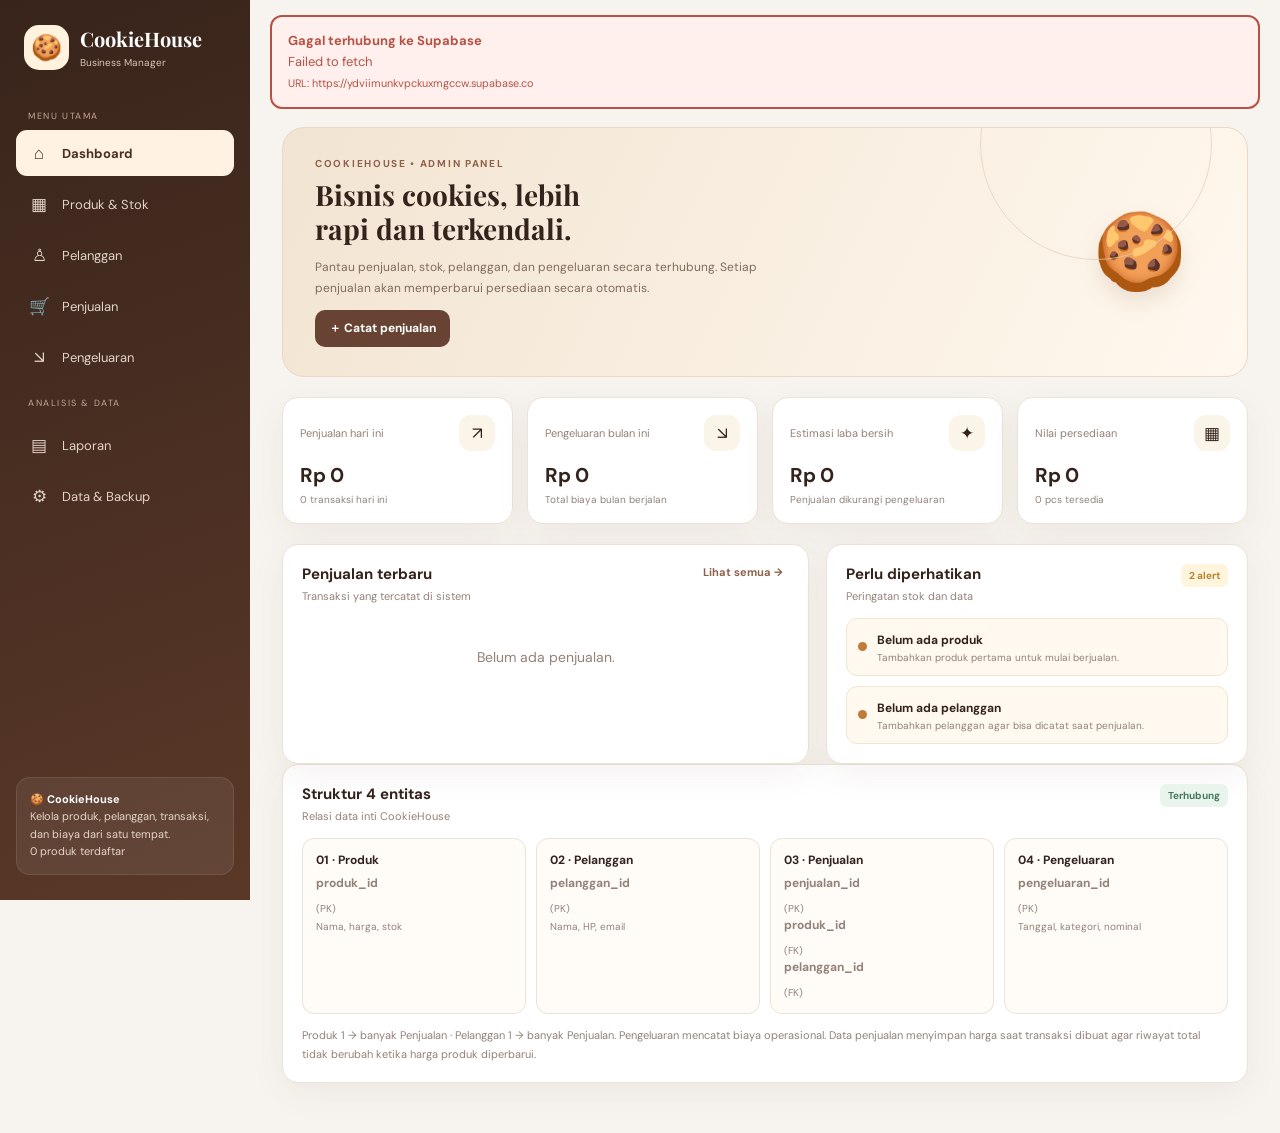
<file: index.html>
<!DOCTYPE html>
<html lang="id">
<head>
<meta charset="UTF-8"><meta name="viewport" content="width=device-width,initial-scale=1">
<title>CookieHouse | Business Manager</title>
<link rel="stylesheet" href="style.css">
</head>
<body>
<div class="layout">
<aside class="sidebar">
 <div class="brand"><div class="brand-icon">🍪</div><div class="brand-text"><h2>CookieHouse</h2><small>Business Manager</small></div></div>
 <div class="nav-label">MENU UTAMA</div>
 <nav class="nav">
  <button class="active" data-page="dashboard" onclick="showPage('dashboard',this)"><span>⌂</span><span class="navtext">Dashboard</span></button>
  <button data-page="produk" onclick="showPage('produk',this)"><span>▦</span><span class="navtext">Produk & Stok</span></button>
  <button data-page="pelanggan" onclick="showPage('pelanggan',this)"><span>♙</span><span class="navtext">Pelanggan</span></button>
  <button data-page="penjualan" onclick="showPage('penjualan',this)"><span>🛒</span><span class="navtext">Penjualan</span></button>
  <button data-page="pengeluaran" onclick="showPage('pengeluaran',this)"><span>↘</span><span class="navtext">Pengeluaran</span></button>
  <div class="nav-label">ANALISIS & DATA</div>
  <button data-page="laporan" onclick="showPage('laporan',this)"><span>▤</span><span class="navtext">Laporan</span></button>
  <button data-page="pengaturan" onclick="showPage('pengaturan',this)"><span>⚙</span><span class="navtext">Data & Backup</span></button>
 </nav>
 <div class="side-bottom"><b>🍪 CookieHouse</b><br>Kelola produk, pelanggan, transaksi, dan biaya dari satu tempat.<br><span id="sideProductCount">0 produk terdaftar</span></div>
</aside>
<main class="main">
<header class="topbar"><div><div class="eyebrow">BAKED WITH LOVE ✦</div><h1 id="pageTitle">Dashboard</h1><div class="subtitle" id="pageSubtitle">Ringkasan bisnis CookieHouse hari ini.</div></div><div class="top-actions"><button class="btn btn-light" onclick="exportBackup()">⇩ Backup data</button><div class="date-chip" id="today"></div></div></header>

<section id="dashboard" class="page active">
 <div class="hero"><div><div class="eyebrow">COOKIEHOUSE • ADMIN PANEL</div><h2>Bisnis cookies, lebih<br>rapi dan terkendali.</h2><p>Pantau penjualan, stok, pelanggan, dan pengeluaran secara terhubung. Setiap penjualan akan memperbarui persediaan secara otomatis.</p><button class="btn btn-primary" onclick="showPage('penjualan')">＋ Catat penjualan</button></div><div class="hero-art">🍪</div></div>
 <div class="stats">
  <div class="stat"><div class="stat-top"><span class="stat-label">Penjualan hari ini</span><span class="stat-icon">↗</span></div><h3 id="todaySales">Rp0</h3><div class="stat-foot" id="todaySalesCount">0 transaksi hari ini</div></div>
  <div class="stat"><div class="stat-top"><span class="stat-label">Pengeluaran bulan ini</span><span class="stat-icon">↘</span></div><h3 id="monthExpense">Rp0</h3><div class="stat-foot">Total biaya bulan berjalan</div></div>
  <div class="stat"><div class="stat-top"><span class="stat-label">Estimasi laba bersih</span><span class="stat-icon">✦</span></div><h3 id="netProfit">Rp0</h3><div class="stat-foot">Penjualan dikurangi pengeluaran</div></div>
  <div class="stat"><div class="stat-top"><span class="stat-label">Nilai persediaan</span><span class="stat-icon">▦</span></div><h3 id="stockValue">Rp0</h3><div class="stat-foot" id="stockUnits">0 pcs tersedia</div></div>
 </div>
 <div class="dash-grid">
  <div class="card"><div class="card-head"><div><h3>Penjualan terbaru</h3><p>Transaksi yang tercatat di sistem</p></div><button class="link-btn" onclick="showPage('penjualan')">Lihat semua →</button></div><div id="recentSales" class="recent-list"></div></div>
  <div class="card"><div class="card-head"><div><h3>Perlu diperhatikan</h3><p>Peringatan stok dan data</p></div><span class="badge gold" id="alertCount">0 alert</span></div><div id="alerts" class="alert-list"></div></div>
 </div>
 <div class="card"><div class="card-head"><div><h3>Struktur 4 entitas</h3><p>Relasi data inti CookieHouse</p></div><span class="badge green">Terhubung</span></div><div class="entity-map">
  <div class="entity"><b>01 · Produk</b><small><b>produk_id</b> (PK)<br>Nama, harga, stok</small></div>
  <div class="entity"><b>02 · Pelanggan</b><small><b>pelanggan_id</b> (PK)<br>Nama, HP, email</small></div>
  <div class="entity"><b>03 · Penjualan</b><small><b>penjualan_id</b> (PK)<br><b>produk_id</b> (FK)<br><b>pelanggan_id</b> (FK)</small></div>
  <div class="entity"><b>04 · Pengeluaran</b><small><b>pengeluaran_id</b> (PK)<br>Tanggal, kategori, nominal</small></div>
 </div><div class="rel-note">Produk 1 → banyak Penjualan · Pelanggan 1 → banyak Penjualan. Pengeluaran mencatat biaya operasional. Data penjualan menyimpan harga saat transaksi dibuat agar riwayat total tidak berubah ketika harga produk diperbarui.</div></div>
</section>

<section id="produk" class="page">
 <div class="section-head"><div><h2>Produk & Persediaan</h2><p>Kelola katalog, harga, dan stok cookies.</p></div><button class="btn btn-primary" onclick="openForm('produk')">＋ Tambah produk</button></div>
 <div class="toolbar"><div class="search"><input id="searchProduk" placeholder="Cari nama atau ID produk..." oninput="renderProducts()"></div><select id="filterStok" onchange="renderProducts()"><option value="">Semua kondisi stok</option><option value="low">Stok menipis</option><option value="available">Stok tersedia</option><option value="empty">Stok habis</option></select><button class="btn btn-light" onclick="exportCSV('produk')">⇩ Export CSV</button></div>
 <div id="productGrid" class="product-grid"></div>
 <div class="footer-note">Stok rendah ditandai otomatis jika jumlah stok sama dengan atau di bawah batas stok minimum.</div>
</section>

<section id="pelanggan" class="page">
 <div class="section-head"><div><h2>Data Pelanggan</h2><p>Database pelanggan yang bisa langsung dipilih saat penjualan.</p></div><button class="btn btn-primary" onclick="openForm('pelanggan')">＋ Tambah pelanggan</button></div>
 <div class="toolbar"><div class="search"><input id="searchPelanggan" placeholder="Cari nama, HP, email, atau ID..." oninput="renderCustomers()"></div><button class="btn btn-light" onclick="exportCSV('pelanggan')">⇩ Export CSV</button></div>
 <div class="card"><div class="table-wrap"><table><thead><tr><th>ID Pelanggan</th><th>Nama pelanggan</th><th>Kontak</th><th>Total transaksi</th><th>Total belanja</th><th>Aksi</th></tr></thead><tbody id="customerRows"></tbody></table></div></div>
</section>

<section id="penjualan" class="page">
 <div class="section-head"><div><h2>Penjualan</h2><p>Pilih pelanggan dan produk. Stok akan berkurang otomatis setelah disimpan.</p></div><button class="btn btn-primary" onclick="openForm('penjualan')">＋ Catat penjualan</button></div>
 <div class="toolbar"><div class="search"><input id="searchPenjualan" placeholder="Cari ID, pelanggan, atau produk..." oninput="renderSales()"></div><input type="date" id="salesFrom" title="Dari tanggal" onchange="renderSales()"><input type="date" id="salesTo" title="Sampai tanggal" onchange="renderSales()"><button class="btn btn-light" onclick="clearSalesFilter()">Reset filter</button><button class="btn btn-light" onclick="exportCSV('penjualan')">⇩ Export CSV</button></div>
 <div class="card"><div class="table-wrap"><table><thead><tr><th>ID Penjualan</th><th>Tanggal</th><th>Pelanggan</th><th>Produk</th><th>Qty</th><th>Harga satuan</th><th>Total</th><th>Aksi</th></tr></thead><tbody id="salesRows"></tbody></table></div></div>
</section>

<section id="pengeluaran" class="page">
 <div class="section-head"><div><h2>Pengeluaran</h2><p>Catat biaya bahan baku dan operasional toko.</p></div><button class="btn btn-primary" onclick="openForm('pengeluaran')">＋ Tambah pengeluaran</button></div>
 <div class="toolbar"><div class="search"><input id="searchPengeluaran" placeholder="Cari keterangan atau kategori..." oninput="renderExpenses()"></div><button class="btn btn-light" onclick="exportCSV('pengeluaran')">⇩ Export CSV</button></div>
 <div class="card"><div class="table-wrap"><table><thead><tr><th>ID Pengeluaran</th><th>Tanggal</th><th>Keterangan</th><th>Kategori</th><th>Nominal</th><th>Aksi</th></tr></thead><tbody id="expenseRows"></tbody></table></div></div>
</section>

<section id="laporan" class="page">
 <div class="section-head"><div><h2>Laporan Bisnis</h2><p>Ringkasan penjualan, biaya, produk terlaris, dan pelanggan.</p></div><button class="btn btn-light" onclick="exportCSV('laporan')">⇩ Export laporan</button></div>
 <div class="stats">
  <div class="stat"><div class="stat-top"><span class="stat-label">Total penjualan</span><span class="stat-icon">↗</span></div><h3 id="reportSales">Rp0</h3><div class="stat-foot" id="reportSaleCount">0 transaksi</div></div>
  <div class="stat"><div class="stat-top"><span class="stat-label">Total pengeluaran</span><span class="stat-icon">↘</span></div><h3 id="reportExpenses">Rp0</h3><div class="stat-foot">Semua biaya tercatat</div></div>
  <div class="stat"><div class="stat-top"><span class="stat-label">Laba estimasi</span><span class="stat-icon">✦</span></div><h3 id="reportProfit">Rp0</h3><div class="stat-foot">Belum termasuk biaya produk terjual</div></div>
  <div class="stat"><div class="stat-top"><span class="stat-label">Rata-rata transaksi</span><span class="stat-icon">◎</span></div><h3 id="avgSale">Rp0</h3><div class="stat-foot">Nilai rata-rata per transaksi</div></div>
 </div>
 <div class="report-grid"><div class="card"><div class="card-head"><div><h3>Produk terlaris</h3><p>Diurutkan berdasarkan unit terjual</p></div></div><div id="topProducts"></div></div><div class="card"><div class="card-head"><div><h3>Pelanggan teraktif</h3><p>Diurutkan berdasarkan total belanja</p></div></div><div id="topCustomers"></div></div></div>
 <div class="card"><div class="card-head"><div><h3>Ringkasan pengeluaran</h3><p>Total biaya berdasarkan kategori</p></div></div><div id="expenseBreakdown"></div></div>
</section>

<section id="pengaturan" class="page">
 <div class="section-head"><div><h2>Data & Backup</h2><p>Amankan data database atau pulihkan dari file backup.</p></div></div>
 <div class="report-grid">
  <div class="card"><div class="card-head"><div><h3>Backup data</h3><p>Simpan semua entitas sebagai satu file JSON.</p></div><span class="stat-icon">⇩</span></div><p class="rel-note">Backup mencakup produk, pelanggan, penjualan, dan pengeluaran. Simpan file di tempat aman sebagai cadangan tambahan di luar database.</p><button class="btn btn-primary" onclick="exportBackup()">Download backup JSON</button></div>
  <div class="card"><div class="card-head"><div><h3>Import backup</h3><p>Pulihkan data dari file CookieHouse JSON.</p></div><span class="stat-icon">⇧</span></div><p class="rel-note">Import akan mengganti seluruh data aktif di database Supabase. Pastikan backup yang dipilih benar.</p><input type="file" id="importFile" accept=".json,application/json" style="max-width:100%;margin:10px 0 15px"><br><button class="btn btn-light" onclick="importBackup()">Pilih dan pulihkan backup</button></div>
 </div>
 <div class="card"><div class="card-head"><div><h3>Status database Supabase</h3><p>Jumlah data yang tersimpan di cloud.</p></div></div><div class="entity-map" id="dbStatus"></div><div class="footer-note">Data tersimpan di Supabase (PostgreSQL) sehingga bisa dibuka dari perangkat mana pun dan otomatis tersinkron.</div></div>
 <div class="card"><div class="card-head"><div><h3>Reset data</h3><p>Hapus seluruh data di database dan mulai dari awal.</p></div></div><p class="rel-note">Tindakan ini tidak bisa dibatalkan kecuali kamu memiliki file backup.</p><button class="btn btn-danger" onclick="resetData()">Hapus semua data</button></div>
</section>
</main>
</div>

<div class="modal" id="modal"><div class="modal-box"><div class="modal-head"><div><h2 id="modalTitle">Tambah data</h2><p id="modalDesc">Isi data dengan benar.</p></div><button class="close" onclick="closeForm()">✕</button></div><form id="dataForm"><div id="fields"></div><div class="modal-actions"><button type="button" class="btn btn-light" onclick="closeForm()">Batal</button><button type="submit" class="btn btn-primary">Simpan data</button></div></form></div></div>
<div class="toast" id="toast"></div>
<script src="app.js"></script>
</body></html>
</file>
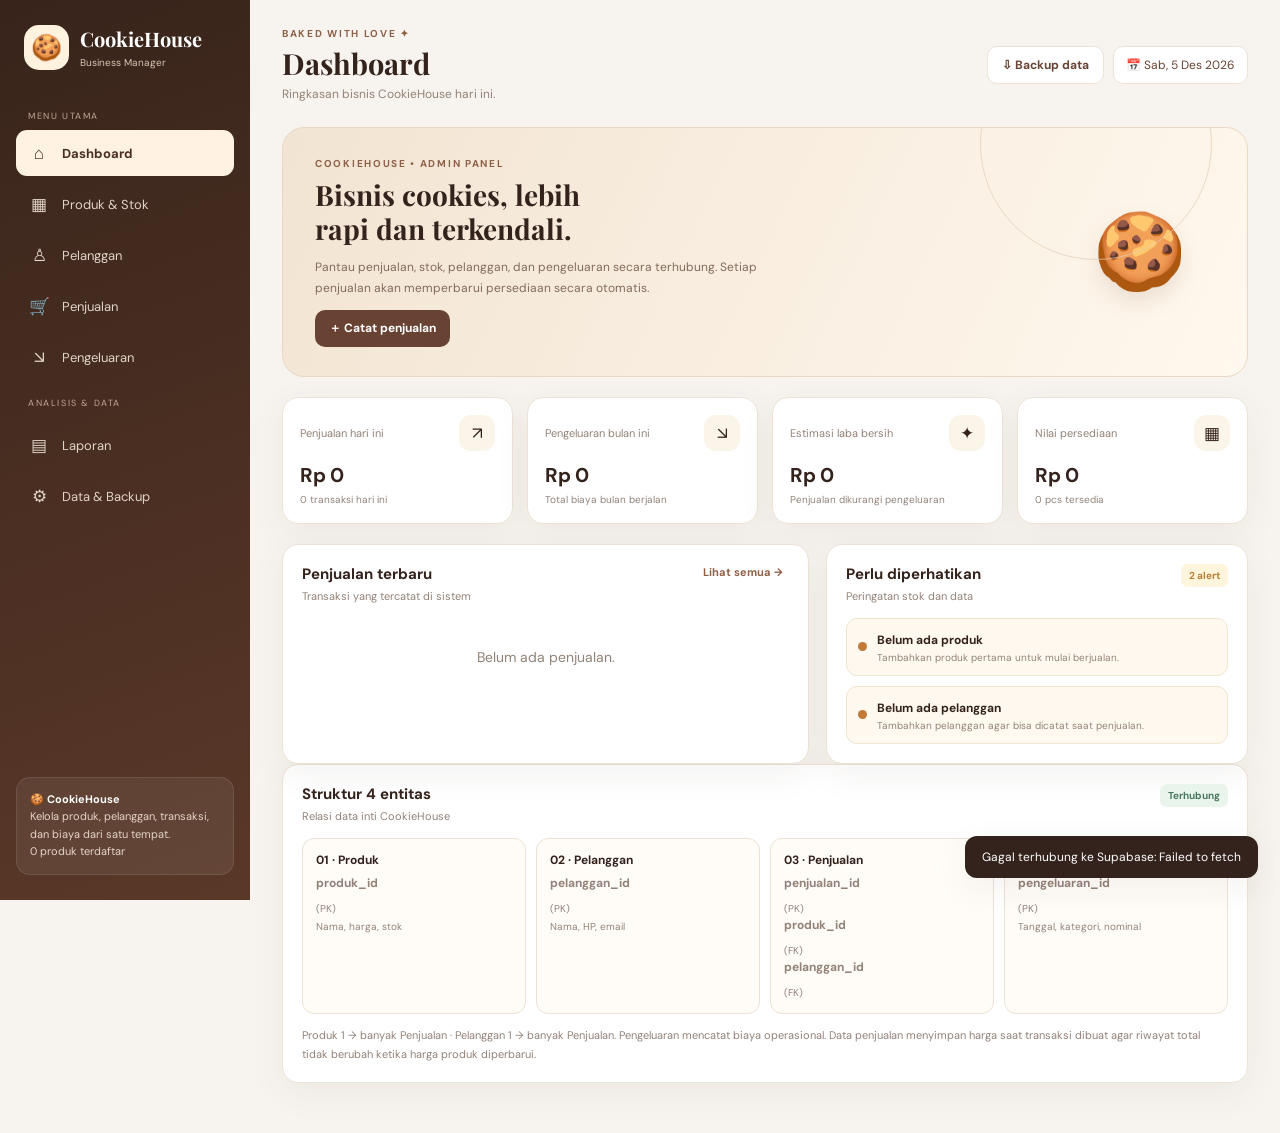
<file: index (16).html>
<!DOCTYPE html>
<html lang="id">
<head>
<meta charset="UTF-8"><meta name="viewport" content="width=device-width,initial-scale=1">
<title>CookieHouse | Business Manager</title>
<style>
@import url('https://fonts.googleapis.com/css2?family=DM+Sans:wght@400;500;600;700&family=Playfair+Display:wght@600;700&display=swap');
:root{--ink:#34231c;--brown:#684333;--brown2:#8e6048;--cream:#fbf4e9;--paper:#fffdf9;--bg:#f7f4ef;--muted:#928278;--line:#ece2d7;--green:#47785d;--greenbg:#e9f4ec;--red:#b55245;--redbg:#fff0ed;--gold:#b68135;--goldbg:#fff4dc;--shadow:0 10px 35px #4a2c2010}
*{box-sizing:border-box}body{margin:0;background:var(--bg);color:var(--ink);font-family:'DM Sans',sans-serif;font-size:14px}button,input,select,textarea{font:inherit}button{cursor:pointer}.layout{min-height:100vh}.sidebar{width:250px;position:fixed;inset:0 auto 0 0;background:linear-gradient(160deg,#38241b,#5a3828);color:#fff;padding:25px 16px;display:flex;flex-direction:column;z-index:10}.brand{display:flex;align-items:center;gap:11px;padding:0 8px 28px}.brand-icon{width:45px;height:45px;background:#fff2df;border-radius:15px;display:grid;place-items:center;font-size:25px}.brand h2{font:700 20px 'Playfair Display',serif;margin:0}.brand small{font-size:10px;color:#d9c4b3}.nav-label{font-size:9px;letter-spacing:1.6px;color:#c2a795;padding:12px 12px 8px}.nav{display:grid;gap:5px}.nav button{display:flex;align-items:center;gap:12px;border:0;background:transparent;color:#e2d3c8;padding:12px;border-radius:11px;text-align:left;font-size:13px}.nav button span:first-child{font-size:17px;width:22px;text-align:center}.nav button:hover,.nav button.active{background:#fff2e2;color:#493023;font-weight:700}.side-bottom{margin-top:auto;background:#ffffff12;border:1px solid #ffffff18;border-radius:14px;padding:13px;font-size:11px;color:#e5d5c8;line-height:1.6}.side-bottom b{color:white}.main{margin-left:250px;padding:27px 32px 50px;max-width:1700px}.topbar{display:flex;align-items:center;justify-content:space-between;gap:15px;margin-bottom:25px}.eyebrow{font-size:10px;letter-spacing:1.7px;color:var(--brown2);font-weight:700;text-transform:uppercase}.topbar h1{font:700 29px 'Playfair Display',serif;margin:4px 0}.subtitle{color:var(--muted);font-size:12px}.top-actions{display:flex;gap:9px;align-items:center}.date-chip{background:white;border:1px solid var(--line);border-radius:10px;padding:10px 12px;color:var(--brown);font-size:12px}.page{display:none}.page.active{display:block}.hero{position:relative;overflow:hidden;background:linear-gradient(115deg,#f2e4d2,#fff8ee);border:1px solid #ead8c4;border-radius:22px;padding:29px 32px;display:flex;justify-content:space-between;align-items:center;margin-bottom:20px;min-height:165px}.hero h2{font:700 28px/1.2 'Playfair Display',serif;margin:8px 0}.hero p{color:#816b5d;font-size:12px;max-width:480px;line-height:1.7}.hero-art{font-size:75px;filter:drop-shadow(0 10px 10px #70452a20);margin-right:28px}.hero:after{content:"";position:absolute;width:230px;height:230px;border:1px solid #e2cdb5;border-radius:50%;right:35px;top:-100px;opacity:.7}.stats{display:grid;grid-template-columns:repeat(4,minmax(0,1fr));gap:14px;margin-bottom:20px}.stat{background:white;border:1px solid var(--line);border-radius:16px;padding:17px;box-shadow:var(--shadow)}.stat-top{display:flex;justify-content:space-between;align-items:center}.stat-label{font-size:11px;color:var(--muted)}.stat-icon{width:36px;height:36px;border-radius:12px;display:grid;place-items:center;font-size:17px;background:var(--cream)}.stat h3{font-size:20px;margin:11px 0 5px;letter-spacing:-.4px}.stat-foot{font-size:10px;color:var(--muted)}.green{color:var(--green)}.red{color:var(--red)}.gold{color:var(--gold)}.dash-grid{display:grid;grid-template-columns:1.25fr 1fr;gap:17px}.card{background:white;border:1px solid var(--line);border-radius:16px;padding:19px;box-shadow:var(--shadow);min-width:0}.card-head{display:flex;justify-content:space-between;align-items:flex-start;gap:12px;margin-bottom:15px}.card-head h3{margin:0;font-size:15px}.card-head p{margin:5px 0 0;color:var(--muted);font-size:11px}.link-btn{background:transparent;border:0;color:var(--brown2);font-weight:700;font-size:11px}.section-head{display:flex;align-items:center;justify-content:space-between;gap:15px;margin-bottom:17px}.section-head h2{font:700 25px 'Playfair Display',serif;margin:0}.section-head p{margin:5px 0 0;color:var(--muted);font-size:12px}.btn{border:0;border-radius:10px;padding:10px 14px;font-size:12px;font-weight:700;display:inline-flex;align-items:center;justify-content:center;gap:7px;white-space:nowrap}.btn-primary{background:var(--brown);color:white}.btn-primary:hover{background:#4c3023}.btn-light{background:white;border:1px solid var(--line);color:var(--brown)}.btn-danger{background:var(--redbg);color:var(--red)}.btn-sm{padding:6px 9px;font-size:10px;border-radius:7px}.toolbar{display:flex;gap:9px;align-items:center;flex-wrap:wrap;margin-bottom:13px}.search{position:relative;flex:1;min-width:180px}.search input{width:100%;padding:11px 13px 11px 35px;border:1px solid var(--line);border-radius:10px;background:white;outline:none}.search:before{content:'⌕';position:absolute;left:13px;top:7px;font-size:21px;color:var(--muted)}.toolbar select,.toolbar input[type=date]{padding:10px 11px;border:1px solid var(--line);border-radius:10px;background:white;color:var(--ink);font-size:12px}.table-wrap{overflow:auto;border:1px solid var(--line);border-radius:12px}table{border-collapse:collapse;width:100%;min-width:660px}th{text-align:left;background:#fbf7f1;color:#857568;padding:12px;font-size:10px;text-transform:uppercase;letter-spacing:.5px;white-space:nowrap}td{padding:12px;border-top:1px solid #f1eae2;font-size:12px;vertical-align:middle}tbody tr:hover{background:#fffcf7}.td-main{font-weight:700}.td-sub{font-size:10px;color:var(--muted);margin-top:3px}.actions{display:flex;gap:5px;white-space:nowrap}.badge{display:inline-block;border-radius:7px;padding:5px 8px;font-size:10px;font-weight:700;background:var(--cream);color:var(--brown)}.badge.green{background:var(--greenbg);color:var(--green)}.badge.red{background:var(--redbg);color:var(--red)}.badge.gold{background:var(--goldbg);color:var(--gold)}.empty{text-align:center;padding:30px;color:var(--muted)}.product-grid{display:grid;grid-template-columns:repeat(3,minmax(0,1fr));gap:14px}.product-card{background:white;border:1px solid var(--line);border-radius:16px;padding:17px}.product-emoji{width:100%;height:100px;background:var(--cream);border-radius:12px;display:grid;place-items:center;font-size:42px;margin-bottom:13px}.product-card h3{font-size:14px;margin:0 0 5px}.product-card p{font-size:11px;color:var(--muted);margin:0 0 14px}.product-meta{display:flex;justify-content:space-between;align-items:center;gap:8px}.product-price{font-weight:700}.stock-meter{height:5px;background:#f1e8de;border-radius:5px;margin:12px 0 7px;overflow:hidden}.stock-meter span{display:block;height:100%;background:#78936e;border-radius:5px}.stock-meter span.low{background:#c76d59}.mini-note{font-size:10px;color:var(--muted)}.alert-list{display:grid;gap:10px}.alert-item{display:flex;align-items:center;gap:10px;background:#fff9ef;border:1px solid #f2e5d0;padding:11px;border-radius:11px}.alert-dot{width:9px;height:9px;background:#c27a39;border-radius:50%;flex-shrink:0}.alert-item strong{font-size:12px}.alert-item small{display:block;color:var(--muted);font-size:10px;margin-top:3px}.recent-list{display:grid;gap:0}.recent-item{display:flex;justify-content:space-between;gap:12px;padding:12px 0;border-bottom:1px solid #f2ece5}.recent-item:last-child{border-bottom:0}.recent-item strong{font-size:12px}.recent-item small{display:block;color:var(--muted);font-size:10px;margin-top:4px}.money{font-weight:700;white-space:nowrap;font-size:12px}.entity-map{display:grid;grid-template-columns:repeat(4,minmax(0,1fr));gap:10px}.entity{border:1px solid var(--line);background:#fffcf8;border-radius:12px;padding:13px}.entity b{font-size:12px;display:block;margin-bottom:6px}.entity small{font-size:10px;color:var(--muted);line-height:1.5}.rel-note{font-size:11px;color:var(--muted);line-height:1.7;margin-top:12px}.report-grid{display:grid;grid-template-columns:1fr 1fr;gap:15px}.bar-row{display:grid;grid-template-columns:105px 1fr 80px;align-items:center;gap:10px;margin:13px 0;font-size:11px}.bar-track{height:9px;border-radius:10px;background:#f3ece4;overflow:hidden}.bar-track span{display:block;height:100%;background:#967057;border-radius:10px}.modal{display:none;position:fixed;inset:0;background:#26170fb0;z-index:30;align-items:center;justify-content:center;padding:18px}.modal.show{display:flex}.modal-box{width:100%;max-width:560px;max-height:92vh;overflow:auto;background:var(--paper);border-radius:19px;padding:24px;box-shadow:0 25px 80px #0003}.modal-head{display:flex;justify-content:space-between;align-items:flex-start;margin-bottom:20px}.modal-head h2{font:700 23px 'Playfair Display',serif;margin:0}.modal-head p{font-size:11px;color:var(--muted);margin:5px 0 0}.close{border:0;background:var(--cream);border-radius:8px;padding:7px 10px;color:var(--brown)}.form-grid{display:grid;grid-template-columns:1fr 1fr;gap:12px}.field{margin-bottom:13px}.field label{display:block;font-size:11px;font-weight:700;margin-bottom:6px}.field input,.field select,.field textarea{width:100%;padding:11px;border:1px solid var(--line);border-radius:9px;background:white;outline:none;color:var(--ink)}.field input:focus,.field select:focus,.field textarea:focus{border-color:#b18b70;box-shadow:0 0 0 3px #b18b7018}.field small{display:block;font-size:10px;color:var(--muted);margin-top:5px}.modal-actions{display:flex;gap:8px;margin-top:8px}.modal-actions .btn{flex:1}.toast{position:fixed;right:22px;bottom:22px;background:#34231c;color:white;padding:13px 17px;border-radius:12px;box-shadow:var(--shadow);font-size:12px;z-index:50;display:none;max-width:350px}.toast.show{display:block}.footer-note{font-size:10px;color:var(--muted);margin-top:13px}.mobile-toggle{display:none}
@media(max-width:1100px){.main{padding:23px}.stats{grid-template-columns:repeat(2,minmax(0,1fr))}.product-grid{grid-template-columns:repeat(2,minmax(0,1fr))}.entity-map{grid-template-columns:repeat(2,minmax(0,1fr))}}
@media(max-width:760px){.sidebar{width:68px;padding:18px 7px}.brand{padding:0 0 24px;justify-content:center}.brand-text,.nav-label,.nav button .navtext,.side-bottom{display:none}.nav button{justify-content:center;padding:13px 5px}.nav button span:first-child{width:auto}.main{margin-left:68px;padding:17px 13px 35px}.topbar h1{font-size:24px}.date-chip{display:none}.hero{padding:21px;min-height:140px}.hero h2{font-size:22px}.hero-art{font-size:48px;margin:0}.hero:after{right:-80px}.stats{gap:9px}.stat{padding:13px}.stat h3{font-size:16px}.dash-grid,.report-grid{grid-template-columns:1fr}.section-head{align-items:flex-start;flex-direction:column}.product-grid{grid-template-columns:1fr 1fr}.entity-map{grid-template-columns:1fr 1fr}.form-grid{grid-template-columns:1fr}.top-actions .btn-light{display:none}}
@media(max-width:430px){.product-grid{grid-template-columns:1fr}.stats{grid-template-columns:1fr 1fr}.stat h3{font-size:14px}.hero-art{display:none}.entity-map{grid-template-columns:1fr 1fr}}
</style>
</head>
<body>
<div class="layout">
<aside class="sidebar">
 <div class="brand"><div class="brand-icon">🍪</div><div class="brand-text"><h2>CookieHouse</h2><small>Business Manager</small></div></div>
 <div class="nav-label">MENU UTAMA</div>
 <nav class="nav">
  <button class="active" data-page="dashboard" onclick="showPage('dashboard',this)"><span>⌂</span><span class="navtext">Dashboard</span></button>
  <button data-page="produk" onclick="showPage('produk',this)"><span>▦</span><span class="navtext">Produk & Stok</span></button>
  <button data-page="pelanggan" onclick="showPage('pelanggan',this)"><span>♙</span><span class="navtext">Pelanggan</span></button>
  <button data-page="penjualan" onclick="showPage('penjualan',this)"><span>🛒</span><span class="navtext">Penjualan</span></button>
  <button data-page="pengeluaran" onclick="showPage('pengeluaran',this)"><span>↘</span><span class="navtext">Pengeluaran</span></button>
  <div class="nav-label">ANALISIS & DATA</div>
  <button data-page="laporan" onclick="showPage('laporan',this)"><span>▤</span><span class="navtext">Laporan</span></button>
  <button data-page="pengaturan" onclick="showPage('pengaturan',this)"><span>⚙</span><span class="navtext">Data & Backup</span></button>
 </nav>
 <div class="side-bottom"><b>🍪 CookieHouse</b><br>Kelola produk, pelanggan, transaksi, dan biaya dari satu tempat.<br><span id="sideProductCount">0 produk terdaftar</span></div>
</aside>
<main class="main">
<header class="topbar"><div><div class="eyebrow">BAKED WITH LOVE ✦</div><h1 id="pageTitle">Dashboard</h1><div class="subtitle" id="pageSubtitle">Ringkasan bisnis CookieHouse hari ini.</div></div><div class="top-actions"><button class="btn btn-light" onclick="exportBackup()">⇩ Backup data</button><div class="date-chip" id="today"></div></div></header>

<section id="dashboard" class="page active">
 <div class="hero"><div><div class="eyebrow">COOKIEHOUSE • ADMIN PANEL</div><h2>Bisnis cookies, lebih<br>rapi dan terkendali.</h2><p>Pantau penjualan, stok, pelanggan, dan pengeluaran secara terhubung. Setiap penjualan akan memperbarui persediaan secara otomatis.</p><button class="btn btn-primary" onclick="showPage('penjualan')">＋ Catat penjualan</button></div><div class="hero-art">🍪</div></div>
 <div class="stats">
  <div class="stat"><div class="stat-top"><span class="stat-label">Penjualan hari ini</span><span class="stat-icon">↗</span></div><h3 id="todaySales">Rp0</h3><div class="stat-foot" id="todaySalesCount">0 transaksi hari ini</div></div>
  <div class="stat"><div class="stat-top"><span class="stat-label">Pengeluaran bulan ini</span><span class="stat-icon">↘</span></div><h3 id="monthExpense">Rp0</h3><div class="stat-foot">Total biaya bulan berjalan</div></div>
  <div class="stat"><div class="stat-top"><span class="stat-label">Estimasi laba bersih</span><span class="stat-icon">✦</span></div><h3 id="netProfit">Rp0</h3><div class="stat-foot">Penjualan dikurangi pengeluaran</div></div>
  <div class="stat"><div class="stat-top"><span class="stat-label">Nilai persediaan</span><span class="stat-icon">▦</span></div><h3 id="stockValue">Rp0</h3><div class="stat-foot" id="stockUnits">0 pcs tersedia</div></div>
 </div>
 <div class="dash-grid">
  <div class="card"><div class="card-head"><div><h3>Penjualan terbaru</h3><p>Transaksi yang tercatat di sistem</p></div><button class="link-btn" onclick="showPage('penjualan')">Lihat semua →</button></div><div id="recentSales" class="recent-list"></div></div>
  <div class="card"><div class="card-head"><div><h3>Perlu diperhatikan</h3><p>Peringatan stok dan data</p></div><span class="badge gold" id="alertCount">0 alert</span></div><div id="alerts" class="alert-list"></div></div>
 </div>
 <div class="card"><div class="card-head"><div><h3>Struktur 4 entitas</h3><p>Relasi data inti CookieHouse</p></div><span class="badge green">Terhubung</span></div><div class="entity-map">
  <div class="entity"><b>01 · Produk</b><small><b>produk_id</b> (PK)<br>Nama, harga, stok</small></div>
  <div class="entity"><b>02 · Pelanggan</b><small><b>pelanggan_id</b> (PK)<br>Nama, HP, email</small></div>
  <div class="entity"><b>03 · Penjualan</b><small><b>penjualan_id</b> (PK)<br><b>produk_id</b> (FK)<br><b>pelanggan_id</b> (FK)</small></div>
  <div class="entity"><b>04 · Pengeluaran</b><small><b>pengeluaran_id</b> (PK)<br>Tanggal, kategori, nominal</small></div>
 </div><div class="rel-note">Produk 1 → banyak Penjualan · Pelanggan 1 → banyak Penjualan. Pengeluaran mencatat biaya operasional. Data penjualan menyimpan harga saat transaksi dibuat agar riwayat total tidak berubah ketika harga produk diperbarui.</div></div>
</section>

<section id="produk" class="page">
 <div class="section-head"><div><h2>Produk & Persediaan</h2><p>Kelola katalog, harga, dan stok cookies.</p></div><button class="btn btn-primary" onclick="openForm('produk')">＋ Tambah produk</button></div>
 <div class="toolbar"><div class="search"><input id="searchProduk" placeholder="Cari nama atau ID produk..." oninput="renderProducts()"></div><select id="filterStok" onchange="renderProducts()"><option value="">Semua kondisi stok</option><option value="low">Stok menipis</option><option value="available">Stok tersedia</option><option value="empty">Stok habis</option></select><button class="btn btn-light" onclick="exportCSV('produk')">⇩ Export CSV</button></div>
 <div id="productGrid" class="product-grid"></div>
 <div class="footer-note">Stok rendah ditandai otomatis jika jumlah stok sama dengan atau di bawah batas stok minimum.</div>
</section>

<section id="pelanggan" class="page">
 <div class="section-head"><div><h2>Data Pelanggan</h2><p>Database pelanggan yang bisa langsung dipilih saat penjualan.</p></div><button class="btn btn-primary" onclick="openForm('pelanggan')">＋ Tambah pelanggan</button></div>
 <div class="toolbar"><div class="search"><input id="searchPelanggan" placeholder="Cari nama, HP, email, atau ID..." oninput="renderCustomers()"></div><button class="btn btn-light" onclick="exportCSV('pelanggan')">⇩ Export CSV</button></div>
 <div class="card"><div class="table-wrap"><table><thead><tr><th>ID Pelanggan</th><th>Nama pelanggan</th><th>Kontak</th><th>Total transaksi</th><th>Total belanja</th><th>Aksi</th></tr></thead><tbody id="customerRows"></tbody></table></div></div>
</section>

<section id="penjualan" class="page">
 <div class="section-head"><div><h2>Penjualan</h2><p>Pilih pelanggan dan produk. Stok akan berkurang otomatis setelah disimpan.</p></div><button class="btn btn-primary" onclick="openForm('penjualan')">＋ Catat penjualan</button></div>
 <div class="toolbar"><div class="search"><input id="searchPenjualan" placeholder="Cari ID, pelanggan, atau produk..." oninput="renderSales()"></div><input type="date" id="salesFrom" title="Dari tanggal" onchange="renderSales()"><input type="date" id="salesTo" title="Sampai tanggal" onchange="renderSales()"><button class="btn btn-light" onclick="clearSalesFilter()">Reset filter</button><button class="btn btn-light" onclick="exportCSV('penjualan')">⇩ Export CSV</button></div>
 <div class="card"><div class="table-wrap"><table><thead><tr><th>ID Penjualan</th><th>Tanggal</th><th>Pelanggan</th><th>Produk</th><th>Qty</th><th>Harga satuan</th><th>Total</th><th>Aksi</th></tr></thead><tbody id="salesRows"></tbody></table></div></div>
</section>

<section id="pengeluaran" class="page">
 <div class="section-head"><div><h2>Pengeluaran</h2><p>Catat biaya bahan baku dan operasional toko.</p></div><button class="btn btn-primary" onclick="openForm('pengeluaran')">＋ Tambah pengeluaran</button></div>
 <div class="toolbar"><div class="search"><input id="searchPengeluaran" placeholder="Cari keterangan atau kategori..." oninput="renderExpenses()"></div><button class="btn btn-light" onclick="exportCSV('pengeluaran')">⇩ Export CSV</button></div>
 <div class="card"><div class="table-wrap"><table><thead><tr><th>ID Pengeluaran</th><th>Tanggal</th><th>Keterangan</th><th>Kategori</th><th>Nominal</th><th>Aksi</th></tr></thead><tbody id="expenseRows"></tbody></table></div></div>
</section>

<section id="laporan" class="page">
 <div class="section-head"><div><h2>Laporan Bisnis</h2><p>Ringkasan penjualan, biaya, produk terlaris, dan pelanggan.</p></div><button class="btn btn-light" onclick="exportCSV('laporan')">⇩ Export laporan</button></div>
 <div class="stats">
  <div class="stat"><div class="stat-top"><span class="stat-label">Total penjualan</span><span class="stat-icon">↗</span></div><h3 id="reportSales">Rp0</h3><div class="stat-foot" id="reportSaleCount">0 transaksi</div></div>
  <div class="stat"><div class="stat-top"><span class="stat-label">Total pengeluaran</span><span class="stat-icon">↘</span></div><h3 id="reportExpenses">Rp0</h3><div class="stat-foot">Semua biaya tercatat</div></div>
  <div class="stat"><div class="stat-top"><span class="stat-label">Laba estimasi</span><span class="stat-icon">✦</span></div><h3 id="reportProfit">Rp0</h3><div class="stat-foot">Belum termasuk biaya produk terjual</div></div>
  <div class="stat"><div class="stat-top"><span class="stat-label">Rata-rata transaksi</span><span class="stat-icon">◎</span></div><h3 id="avgSale">Rp0</h3><div class="stat-foot">Nilai rata-rata per transaksi</div></div>
 </div>
 <div class="report-grid"><div class="card"><div class="card-head"><div><h3>Produk terlaris</h3><p>Diurutkan berdasarkan unit terjual</p></div></div><div id="topProducts"></div></div><div class="card"><div class="card-head"><div><h3>Pelanggan teraktif</h3><p>Diurutkan berdasarkan total belanja</p></div></div><div id="topCustomers"></div></div></div>
 <div class="card"><div class="card-head"><div><h3>Ringkasan pengeluaran</h3><p>Total biaya berdasarkan kategori</p></div></div><div id="expenseBreakdown"></div></div>
</section>

<section id="pengaturan" class="page">
 <div class="section-head"><div><h2>Data & Backup</h2><p>Amankan data database atau pulihkan dari file backup.</p></div></div>
 <div class="report-grid">
  <div class="card"><div class="card-head"><div><h3>Backup data</h3><p>Simpan semua entitas sebagai satu file JSON.</p></div><span class="stat-icon">⇩</span></div><p class="rel-note">Backup mencakup produk, pelanggan, penjualan, dan pengeluaran. Simpan file di tempat aman sebagai cadangan tambahan di luar database.</p><button class="btn btn-primary" onclick="exportBackup()">Download backup JSON</button></div>
  <div class="card"><div class="card-head"><div><h3>Import backup</h3><p>Pulihkan data dari file CookieHouse JSON.</p></div><span class="stat-icon">⇧</span></div><p class="rel-note">Import akan mengganti seluruh data aktif di database Supabase. Pastikan backup yang dipilih benar.</p><input type="file" id="importFile" accept=".json,application/json" style="max-width:100%;margin:10px 0 15px"><br><button class="btn btn-light" onclick="importBackup()">Pilih dan pulihkan backup</button></div>
 </div>
 <div class="card"><div class="card-head"><div><h3>Status database Supabase</h3><p>Jumlah data yang tersimpan di cloud.</p></div></div><div class="entity-map" id="dbStatus"></div><div class="footer-note">Data tersimpan di Supabase (PostgreSQL) sehingga bisa dibuka dari perangkat mana pun dan otomatis tersinkron.</div></div>
 <div class="card"><div class="card-head"><div><h3>Reset data</h3><p>Hapus seluruh data di database dan mulai dari awal.</p></div></div><p class="rel-note">Tindakan ini tidak bisa dibatalkan kecuali kamu memiliki file backup.</p><button class="btn btn-danger" onclick="resetData()">Hapus semua data</button></div>
</section>
</main>
</div>

<div class="modal" id="modal"><div class="modal-box"><div class="modal-head"><div><h2 id="modalTitle">Tambah data</h2><p id="modalDesc">Isi data dengan benar.</p></div><button class="close" onclick="closeForm()">✕</button></div><form id="dataForm"><div id="fields"></div><div class="modal-actions"><button type="button" class="btn btn-light" onclick="closeForm()">Batal</button><button type="submit" class="btn btn-primary">Simpan data</button></div></form></div></div>
<div class="toast" id="toast"></div>
<script>
// Konfigurasi Supabase. Publishable key aman dipakai di sisi client,
// asalkan Row Level Security aktif (lihat backend/schema.sql).
window.COOKIEHOUSE_CONFIG = {
  url: 'https://bxkksyumysustlqyagqd.supabase.co',
  key: 'sb_publishable_9NQjWmbM341U4DkC0LIy7Q_GDWoyyUy'
};

// Lapisan data: memanggil Supabase (PostgREST) lewat fetch.
// Aplikasi memakai camelCase, database memakai snake_case; dipetakan di sini.
(function () {
  const CFG = window.COOKIEHOUSE_CONFIG;
  const TABLES = ['produk', 'pelanggan', 'penjualan', 'pengeluaran'];

  async function sb(path, { method = 'GET', body, returning = false } = {}) {
    const headers = { apikey: CFG.key, 'Content-Type': 'application/json' };
    if (returning) headers.Prefer = 'return=representation';
    const res = await fetch(`${CFG.url}/rest/v1/${path}`, {
      method, headers, body: body === undefined ? undefined : JSON.stringify(body)
    });
    const text = await res.text();
    let data = null;
    try { data = text ? JSON.parse(text) : null; } catch (e) { data = null; }
    if (!res.ok) throw new Error((data && (data.message || data.hint)) || res.statusText || 'Request gagal');
    return data;
  }

  const num = (v) => (v === null || v === undefined ? v : Number(v));

  const map = {
    produk: {
      from: (r) => ({ id: num(r.id), nama: r.nama, kategori: r.kategori, harga: num(r.harga), stok: num(r.stok), minStok: num(r.min_stok), emoji: r.emoji }),
      to: (o) => ({ nama: o.nama, kategori: o.kategori, harga: o.harga, stok: o.stok, min_stok: o.minStok, emoji: o.emoji })
    },
    pelanggan: {
      from: (r) => ({ id: num(r.id), nama: r.nama, hp: r.hp || '', email: r.email || '', alamat: r.alamat || '' }),
      to: (o) => ({ nama: o.nama, hp: o.hp, email: o.email, alamat: o.alamat })
    },
    penjualan: {
      from: (r) => ({ id: num(r.id), tanggal: r.tanggal, pelangganId: num(r.pelanggan_id), produkId: num(r.produk_id), qty: num(r.qty), harga: num(r.harga), total: num(r.total), metode: r.metode, catatan: r.catatan || '' }),
      to: (o) => ({ tanggal: o.tanggal, pelanggan_id: o.pelangganId, produk_id: o.produkId, qty: o.qty, harga: o.harga, metode: o.metode, catatan: o.catatan || '' })
    },
    pengeluaran: {
      from: (r) => ({ id: num(r.id), tanggal: r.tanggal, keterangan: r.keterangan, kategori: r.kategori, nominal: num(r.nominal), metode: r.metode }),
      to: (o) => ({ tanggal: o.tanggal, keterangan: o.keterangan, kategori: o.kategori, nominal: o.nominal, metode: o.metode })
    }
  };

  window.api = {
    async loadAll() {
      const rows = await Promise.all(TABLES.map((t) => sb(`${t}?select=*&order=id.asc`)));
      const db = {};
      TABLES.forEach((t, i) => { db[t] = rows[i].map(map[t].from); });
      return db;
    },
    insert: (type, obj) => sb(type, { method: 'POST', body: map[type].to(obj) }),
    // JSON.stringify membuang field undefined, jadi update parsial (mis. hanya stok) aman
    update: (type, id, obj) => sb(`${type}?id=eq.${Number(id)}`, { method: 'PATCH', body: map[type].to(obj) }),
    remove: (type, id) => sb(`${type}?id=eq.${Number(id)}`, { method: 'DELETE' }),

    // Hapus semua data. Penjualan dulu agar stok dikembalikan oleh trigger.
    async clearAll() {
      for (const t of ['penjualan', 'pengeluaran', 'pelanggan', 'produk']) {
        await sb(`${t}?id=gt.0`, { method: 'DELETE' });
      }
    },

    // Pulihkan dari backup JSON. ID baru dibuat database, relasi dipetakan ulang.
    async restoreAll(d) {
      await this.clearAll();
      const sold = {};
      d.penjualan.forEach((s) => { sold[s.produkId] = (sold[s.produkId] || 0) + Number(s.qty || 0); });

      // stok awal = stok backup + jumlah terjual, karena trigger akan mengurangi saat penjualan dimasukkan
      const prodRows = d.produk.map((p) => map.produk.to(Object.assign({}, p, { stok: Number(p.stok) + (sold[p.id] || 0) })));
      const newProd = prodRows.length ? await sb('produk', { method: 'POST', body: prodRows, returning: true }) : [];
      const pm = {}; d.produk.forEach((p, i) => { pm[p.id] = newProd[i].id; });

      const custRows = d.pelanggan.map((c) => map.pelanggan.to(c));
      const newCust = custRows.length ? await sb('pelanggan', { method: 'POST', body: custRows, returning: true }) : [];
      const cm = {}; d.pelanggan.forEach((c, i) => { cm[c.id] = newCust[i].id; });

      const exp = d.pengeluaran.map((x) => map.pengeluaran.to(x));
      if (exp.length) await sb('pengeluaran', { method: 'POST', body: exp });

      const sales = d.penjualan.filter((s) => pm[s.produkId]).map((s) =>
        map.penjualan.to(Object.assign({}, s, { produkId: pm[s.produkId], pelangganId: cm[s.pelangganId] || null })));
      if (sales.length) await sb('penjualan', { method: 'POST', body: sales });
    }
  };
})();


// ===== Logika & tampilan aplikasi =====
const todayISO=()=>new Date().toLocaleDateString('en-CA');
const dateNow=todayISO();
let db={produk:[],pelanggan:[],penjualan:[],pengeluaran:[]}, formType='', editingId=null;
async function refresh(){db=await api.loadAll();renderAll()}
async function run(job,okMsg){try{await job();await refresh();if(okMsg)toast(okMsg);return true}catch(e){console.error(e);toast('Gagal: '+(e.message||e));return false}}
async function init(){renderAll();try{await refresh()}catch(e){console.error(e);toast('Gagal terhubung ke Supabase: '+(e.message||e))}}
const rupiah=n=>new Intl.NumberFormat('id-ID',{style:'currency',currency:'IDR',maximumFractionDigits:0}).format(Number(n)||0);
const esc=s=>String(s??'').replace(/[&<>"']/g,c=>({'&':'&amp;','<':'&lt;','>':'&gt;','"':'&quot;',"'":'&#39;'}[c]));
const idLabel=(type,id)=>({produk:'PR',pelanggan:'PL',penjualan:'PJ',pengeluaran:'PG'}[type])+String(id).padStart(4,'0');
const byId=(type,id)=>db[type].find(x=>x.id===Number(id));
const totalSale=x=>Number(x.total??(x.qty*x.harga));
function toast(msg){const t=document.getElementById('toast');t.textContent=msg;t.classList.add('show');clearTimeout(window._toastTimer);window._toastTimer=setTimeout(()=>t.classList.remove('show'),2800)}
function showPage(id,el){document.querySelectorAll('.page').forEach(p=>p.classList.toggle('active',p.id===id));document.querySelectorAll('.nav button[data-page]').forEach(b=>b.classList.toggle('active',b.dataset.page===id));const titles={dashboard:['Dashboard','Ringkasan bisnis CookieHouse hari ini.'],produk:['Produk & Persediaan','Kelola katalog, harga, dan stok.'],pelanggan:['Pelanggan','Database pelanggan CookieHouse.'],penjualan:['Penjualan','Transaksi terhubung ke produk dan pelanggan.'],pengeluaran:['Pengeluaran','Catatan biaya operasional bisnis.'],laporan:['Laporan Bisnis','Analisis performa bisnis CookieHouse.'],pengaturan:['Data & Backup','Kelola backup dan data database.']};document.getElementById('pageTitle').textContent=titles[id][0];document.getElementById('pageSubtitle').textContent=titles[id][1];renderAll()}
function nextId(type){return Math.max(0,...db[type].map(x=>Number(x.id)||0))+1}
function emptyRow(n,msg='Belum ada data.'){return `<tr><td colspan="${n}" class="empty">${msg}</td></tr>`}
function actionButtons(type,id){return `<div class="actions"><button class="btn btn-light btn-sm" onclick="editData('${type}',${id})">Edit</button><button class="btn btn-danger btn-sm" onclick="deleteData('${type}',${id})">Hapus</button></div>`}
function monthKey(d){return String(d||'').slice(0,7)}
function renderDashboard(){
 const sales=db.penjualan.reduce((s,x)=>s+totalSale(x),0), expenses=db.pengeluaran.reduce((s,x)=>s+Number(x.nominal),0);
 const todaySales=db.penjualan.filter(x=>x.tanggal===dateNow), monthExp=db.pengeluaran.filter(x=>monthKey(x.tanggal)===dateNow.slice(0,7)).reduce((s,x)=>s+Number(x.nominal),0);
 const stockUnits=db.produk.reduce((s,p)=>s+Number(p.stok),0),stockVal=db.produk.reduce((s,p)=>s+Number(p.stok)*Number(p.harga),0);
 document.getElementById('todaySales').textContent=rupiah(todaySales.reduce((s,x)=>s+totalSale(x),0));document.getElementById('todaySalesCount').textContent=todaySales.length+' transaksi hari ini';
 document.getElementById('monthExpense').textContent=rupiah(monthExp);document.getElementById('netProfit').textContent=rupiah(sales-expenses);document.getElementById('stockValue').textContent=rupiah(stockVal);document.getElementById('stockUnits').textContent=stockUnits+' pcs tersedia';
 document.getElementById('recentSales').innerHTML=db.penjualan.slice().sort((a,b)=>(b.tanggal+b.id)-(a.tanggal+a.id)).slice(0,5).map(s=>{let c=byId('pelanggan',s.pelangganId),p=byId('produk',s.produkId);return `<div class="recent-item"><div><strong>${esc(c?.nama||'Pelanggan tidak tersedia')}</strong><small>${esc(p?.nama||'Produk tidak tersedia')} · ${esc(s.tanggal)} · ${s.qty} pcs</small></div><div class="money green">${rupiah(totalSale(s))}</div></div>`}).join('')||'<div class="empty">Belum ada penjualan.</div>';
 const low=db.produk.filter(p=>p.stok<=p.minStok),out=db.produk.filter(p=>p.stok===0),alerts=[];
 out.forEach(p=>alerts.push({title:p.nama,desc:'Stok habis · perlu restock segera'}));low.filter(p=>p.stok>0).forEach(p=>alerts.push({title:p.nama,desc:`Stok tinggal ${p.stok} pcs · batas minimum ${p.minStok}`}));if(!db.produk.length)alerts.push({title:'Belum ada produk',desc:'Tambahkan produk pertama untuk mulai berjualan.'});if(!db.pelanggan.length)alerts.push({title:'Belum ada pelanggan',desc:'Tambahkan pelanggan agar bisa dicatat saat penjualan.'});
 document.getElementById('alertCount').textContent=alerts.length+' alert';document.getElementById('alerts').innerHTML=alerts.slice(0,5).map(a=>`<div class="alert-item"><span class="alert-dot"></span><div><strong>${esc(a.title)}</strong><small>${esc(a.desc)}</small></div></div>`).join('')||'<div class="empty">✨ Semua aman, tidak ada peringatan stok.</div>';
}
function renderProducts(){
 const q=(document.getElementById('searchProduk')?.value||'').toLowerCase(),filter=document.getElementById('filterStok')?.value||'';
 const arr=db.produk.filter(p=>(p.nama+' '+p.id+' '+p.kategori).toLowerCase().includes(q)).filter(p=>filter==='low'?p.stok<=p.minStok:filter==='available'?p.stok>p.minStok:filter==='empty'?p.stok===0:true);
 document.getElementById('productGrid').innerHTML=arr.map(p=>{const pct=Math.min(100,p.minStok>0?p.stok/Math.max(p.minStok*3,p.stok)*100:100);const stockClass=p.stok<=p.minStok?'low':'';return `<div class="product-card"><div class="product-emoji">${esc(p.emoji||'🍪')}</div><div class="td-sub">${idLabel('produk',p.id)} · ${esc(p.kategori||'Lainnya')}</div><h3>${esc(p.nama)}</h3><p>Harga jual per pcs</p><div class="product-meta"><span class="product-price">${rupiah(p.harga)}</span><span class="badge ${p.stok===0?'red':p.stok<=p.minStok?'gold':'green'}">${p.stok} pcs</span></div><div class="stock-meter"><span class="${stockClass}" style="width:${pct}%"></span></div><div class="product-meta"><span class="mini-note">Min. stok ${p.minStok} pcs</span><div class="actions"><button class="btn btn-light btn-sm" onclick="openStockAdjust(${p.id})">± Stok</button><button class="btn btn-light btn-sm" onclick="editData('produk',${p.id})">Edit</button><button class="btn btn-danger btn-sm" onclick="deleteData('produk',${p.id})">Hapus</button></div></div></div>`}).join('')||'<div class="card empty">Produk tidak ditemukan.</div>';
}
function renderCustomers(){
 const q=(document.getElementById('searchPelanggan')?.value||'').toLowerCase();
 const arr=db.pelanggan.filter(c=>(c.nama+' '+c.hp+' '+c.email+' '+c.id).toLowerCase().includes(q));
 document.getElementById('customerRows').innerHTML=arr.map(c=>{const ss=db.penjualan.filter(s=>s.pelangganId===c.id);return `<tr><td><span class="badge">${idLabel('pelanggan',c.id)}</span></td><td><div class="td-main">${esc(c.nama)}</div><div class="td-sub">${esc(c.alamat||'Alamat belum diisi')}</div></td><td>${esc(c.hp)}<div class="td-sub">${esc(c.email||'-')}</div></td><td>${ss.length} transaksi</td><td class="td-main">${rupiah(ss.reduce((s,x)=>s+totalSale(x),0))}</td><td>${actionButtons('pelanggan',c.id)}</td></tr>`}).join('')||emptyRow(6,'Pelanggan tidak ditemukan.');
}
function renderSales(){
 const q=(document.getElementById('searchPenjualan')?.value||'').toLowerCase(),from=document.getElementById('salesFrom')?.value||'',to=document.getElementById('salesTo')?.value||'';
 const arr=db.penjualan.filter(s=>{const p=byId('produk',s.produkId),c=byId('pelanggan',s.pelangganId);return (idLabel('penjualan',s.id)+' '+(p?.nama||'')+' '+(c?.nama||'')+' '+s.tanggal).toLowerCase().includes(q)&&(!from||s.tanggal>=from)&&(!to||s.tanggal<=to)}).slice().sort((a,b)=>b.id-a.id);
 document.getElementById('salesRows').innerHTML=arr.map(s=>{const p=byId('produk',s.produkId),c=byId('pelanggan',s.pelangganId);return `<tr><td><span class="badge">${idLabel('penjualan',s.id)}</span></td><td>${esc(s.tanggal)}</td><td><div class="td-main">${esc(c?.nama||'Pelanggan dihapus')}</div><div class="td-sub">${esc(s.metode||'Cash')}</div></td><td>${esc(p?.nama||'Produk dihapus')}</td><td>${s.qty}</td><td>${rupiah(s.harga)}</td><td class="td-main">${rupiah(totalSale(s))}</td><td>${actionButtons('penjualan',s.id)}</td></tr>`}).join('')||emptyRow(8,'Tidak ada transaksi yang cocok.');
}
function clearSalesFilter(){['searchPenjualan','salesFrom','salesTo'].forEach(id=>document.getElementById(id).value='');renderSales()}
function renderExpenses(){
 const q=(document.getElementById('searchPengeluaran')?.value||'').toLowerCase();
 const arr=db.pengeluaran.filter(x=>(x.keterangan+' '+x.kategori+' '+x.id+' '+x.tanggal).toLowerCase().includes(q)).slice().sort((a,b)=>b.id-a.id);
 document.getElementById('expenseRows').innerHTML=arr.map(x=>`<tr><td><span class="badge">${idLabel('pengeluaran',x.id)}</span></td><td>${esc(x.tanggal)}</td><td><div class="td-main">${esc(x.keterangan)}</div><div class="td-sub">${esc(x.metode||'Cash')}</div></td><td><span class="badge">${esc(x.kategori)}</span></td><td class="td-main red">${rupiah(x.nominal)}</td><td>${actionButtons('pengeluaran',x.id)}</td></tr>`).join('')||emptyRow(6,'Belum ada pengeluaran.');
}
function renderReports(){
 const sales=db.penjualan.reduce((s,x)=>s+totalSale(x),0),expenses=db.pengeluaran.reduce((s,x)=>s+Number(x.nominal),0);
 document.getElementById('reportSales').textContent=rupiah(sales);document.getElementById('reportSaleCount').textContent=db.penjualan.length+' transaksi';document.getElementById('reportExpenses').textContent=rupiah(expenses);document.getElementById('reportProfit').textContent=rupiah(sales-expenses);document.getElementById('avgSale').textContent=rupiah(db.penjualan.length?sales/db.penjualan.length:0);
 const prodStats=db.produk.map(p=>({name:p.nama,qty:db.penjualan.filter(s=>s.produkId===p.id).reduce((sum,s)=>sum+s.qty,0)})).sort((a,b)=>b.qty-a.qty).slice(0,5),maxP=Math.max(1,...prodStats.map(x=>x.qty));
 document.getElementById('topProducts').innerHTML=prodStats.map(x=>`<div class="bar-row"><span>${esc(x.name)}</span><div class="bar-track"><span style="width:${x.qty/maxP*100}%"></span></div><b>${x.qty} pcs</b></div>`).join('')||'<div class="empty">Belum ada data.</div>';
 const custStats=db.pelanggan.map(c=>({name:c.nama,total:db.penjualan.filter(s=>s.pelangganId===c.id).reduce((sum,s)=>sum+totalSale(s),0)})).sort((a,b)=>b.total-a.total).slice(0,5),maxC=Math.max(1,...custStats.map(x=>x.total));
 document.getElementById('topCustomers').innerHTML=custStats.map(x=>`<div class="bar-row"><span>${esc(x.name)}</span><div class="bar-track"><span style="width:${x.total/maxC*100}%"></span></div><b>${rupiah(x.total)}</b></div>`).join('')||'<div class="empty">Belum ada data.</div>';
 const cats={};db.pengeluaran.forEach(x=>cats[x.kategori]=(cats[x.kategori]||0)+Number(x.nominal));const entries=Object.entries(cats).sort((a,b)=>b[1]-a[1]),maxE=Math.max(1,...entries.map(x=>x[1]));
 document.getElementById('expenseBreakdown').innerHTML=entries.map(([k,v])=>`<div class="bar-row"><span>${esc(k)}</span><div class="bar-track"><span style="width:${v/maxE*100}%"></span></div><b>${rupiah(v)}</b></div>`).join('')||'<div class="empty">Belum ada pengeluaran.</div>';
}
function renderSettings(){document.getElementById('sideProductCount').textContent=db.produk.length+' produk terdaftar';document.getElementById('dbStatus').innerHTML=[['Produk',db.produk.length],['Pelanggan',db.pelanggan.length],['Penjualan',db.penjualan.length],['Pengeluaran',db.pengeluaran.length]].map(([n,v])=>`<div class="entity"><b>${n}</b><small>${v} data tersimpan<br>di Supabase</small></div>`).join('')}
function renderAll(){renderDashboard();renderProducts();renderCustomers();renderSales();renderExpenses();renderReports();renderSettings()}
const input=(id,label,type='text',extra='')=>`<div class="field"><label for="f_${id}">${label}</label><input id="f_${id}" name="${id}" type="${type}" ${extra} required></div>`;
const select=(id,label,opts)=>`<div class="field"><label for="f_${id}">${label}</label><select id="f_${id}" name="${id}" required>${opts}</select></div>`;
function openForm(type,data=null){
 formType=type;editingId=data?.id??null;
 const names={produk:'Produk',pelanggan:'Pelanggan',penjualan:'Penjualan',pengeluaran:'Pengeluaran'};
 document.getElementById('modalTitle').textContent=(data?'Edit ':'Tambah ')+names[type];
 document.getElementById('modalDesc').textContent=type==='penjualan'?'Pilih produk dan pelanggan yang sudah terdaftar.': 'Pastikan informasi yang dimasukkan sudah benar.';
 let f='';
 if(type==='produk')f=input('nama','Nama produk')+`<div class="form-grid">${input('kategori','Kategori')}${select('emoji','Ikon produk',['🍪','❤️','🍵','🍯','🥜','🧁','🍫'].map(e=>`<option value="${e}">${e}</option>`).join(''))}</div><div class="form-grid">${input('harga','Harga jual (Rp)','number','min="0" step="1"')}${input('stok','Stok awal (pcs)','number','min="0" step="1"')}</div>${input('minStok','Batas minimum stok','number','min="0" step="1')}`;
 if(type==='pelanggan')f=input('nama','Nama pelanggan')+`<div class="form-grid">${input('hp','Nomor HP','tel')}${input('email','Email','email')}</div>`+input('alamat','Kota / alamat','text');
 if(type==='penjualan'){
  if(!db.produk.length||!db.pelanggan.length){toast('Tambahkan produk dan pelanggan terlebih dahulu.');return}
  f=input('tanggal','Tanggal penjualan','date')+select('pelangganId','Pelanggan',db.pelanggan.map(c=>`<option value="${c.id}">${esc(c.nama)} · ${idLabel('pelanggan',c.id)}</option>`).join(''))+select('produkId','Produk',db.produk.map(p=>`<option value="${p.id}">${esc(p.nama)} · ${rupiah(p.harga)} · stok ${p.stok}</option>`).join(''))+`<div class="form-grid">${input('qty','Jumlah terjual (pcs)','number','min="1" step="1"')}${select('metode','Metode pembayaran',['Cash','QRIS','Transfer','Debit'].map(x=>`<option>${x}</option>`).join(''))}</div><div class="field"><label>Ringkasan harga</label><div id="salePreview" class="badge">Pilih produk dan jumlah untuk menghitung total.</div><small>Harga transaksi disimpan sebagai snapshot, sehingga riwayat tetap sama jika harga katalog berubah.</small></div><div class="field"><label for="f_catatan">Catatan (opsional)</label><input id="f_catatan" name="catatan" placeholder="Contoh: pesanan khusus"></div>`;
 }
 if(type==='pengeluaran')f=input('tanggal','Tanggal','date')+input('keterangan','Keterangan')+select('kategori','Kategori',['Bahan baku','Kemasan','Operasional','Transportasi','Gaji','Lainnya'].map(x=>`<option>${x}</option>`).join())+`<div class="form-grid">${input('nominal','Nominal (Rp)','number','min="1" step="1"')}${select('metode','Metode pembayaran',['Cash','QRIS','Transfer','Debit'].map(x=>`<option>${x}</option>`).join())}</div>`;
 document.getElementById('fields').innerHTML=f;
 if(data)Object.entries(data).forEach(([k,v])=>{const el=document.getElementById('f_'+k);if(el)el.value=v});
 else{const d=document.getElementById('f_tanggal');if(d)d.value=dateNow;const e=document.getElementById('f_emoji');if(e)e.value='🍪';const m=document.getElementById('f_minStok');if(m)m.value=5}
 if(type==='penjualan'){
  const updatePreview=()=>{const p=byId('produk',document.getElementById('f_produkId')?.value),qty=Number(document.getElementById('f_qty')?.value||0);const el=document.getElementById('salePreview');if(el)el.textContent=p?`${rupiah(p.harga)} × ${qty||0} = ${rupiah(p.harga*(qty||0))} · Stok tersedia: ${p.stok}`:''};
  document.getElementById('f_produkId').addEventListener('change',updatePreview);document.getElementById('f_qty').addEventListener('input',updatePreview);updatePreview();
 }
 document.getElementById('modal').classList.add('show');
}
function closeForm(){document.getElementById('modal').classList.remove('show');document.getElementById('dataForm').reset();editingId=null}
function editData(type,id){const d=byId(type,id);if(!d)return;if(type==='penjualan'){toast('Untuk menjaga stok akurat, edit transaksi penjualan melalui hapus lalu catat ulang.');return}openForm(type,{...d})}
async function deleteData(type,id){
 const x=byId(type,id);if(!x)return;
 if(type==='produk'&&db.penjualan.some(s=>s.produkId===id)){toast('Produk masih dipakai dalam riwayat penjualan. Hapus transaksi terkait terlebih dahulu.');return}
 if(type==='pelanggan'&&db.penjualan.some(s=>s.pelangganId===id)){toast('Pelanggan masih terhubung dengan penjualan. Riwayat transaksi perlu dihapus terlebih dahulu.');return}
 if(!confirm(`Hapus ${idLabel(type,id)}? Tindakan ini tidak bisa dibatalkan.`))return;
 await run(()=>api.remove(type,id),'Data berhasil dihapus. Stok disesuaikan jika diperlukan.');
}
document.getElementById('dataForm').addEventListener('submit',async e=>{
 e.preventDefault();const v=Object.fromEntries(new FormData(e.target).entries());
 const num=(k)=>Number(v[k]);const eid=editingId,type=formType;
 const save=(obj)=>eid!==null?api.update(type,eid,obj):api.insert(type,obj);
 let job;
 if(type==='produk'){
  const obj={nama:v.nama.trim(),kategori:v.kategori.trim()||'Lainnya',emoji:v.emoji||'🍪',harga:num('harga'),stok:num('stok'),minStok:num('minStok')};
  if(!obj.nama||obj.harga<0||obj.stok<0||obj.minStok<0){toast('Periksa nama, harga, dan stok.');return}
  job=()=>save(obj);
 }else if(type==='pelanggan'){
  const obj={nama:v.nama.trim(),hp:v.hp.trim(),email:v.email.trim(),alamat:v.alamat.trim()};
  if(!obj.nama||!obj.hp){toast('Nama dan nomor HP wajib diisi.');return}
  job=()=>save(obj);
 }else if(type==='pengeluaran'){
  const obj={tanggal:v.tanggal,keterangan:v.keterangan.trim(),kategori:v.kategori,nominal:num('nominal'),metode:v.metode};
  if(!obj.tanggal||!obj.keterangan||obj.nominal<=0){toast('Tanggal, keterangan, dan nominal wajib valid.');return}
  job=()=>save(obj);
 }else if(type==='penjualan'){
  const pid=num('produkId'),qty=num('qty'),p=byId('produk',pid),cid=num('pelangganId');
  if(!p||!byId('pelanggan',cid)||!v.tanggal||qty<1||!Number.isInteger(qty)){toast('Data penjualan belum valid.');return}
  if(p.stok<qty){toast(`Stok ${p.nama} tidak cukup. Tersedia ${p.stok} pcs.`);return}
  // stok dikurangi otomatis oleh trigger di database
  job=()=>api.insert('penjualan',{tanggal:v.tanggal,pelangganId:cid,produkId:pid,qty,harga:Number(p.harga),metode:v.metode||'Cash',catatan:(v.catatan||'').trim()});
 }
 closeForm();await run(job,'Data berhasil disimpan dan seluruh ringkasan diperbarui.');
});
async function openStockAdjust(id){const p=byId('produk',id);if(!p)return;const raw=prompt(`Penyesuaian stok untuk ${p.nama}\nStok saat ini: ${p.stok} pcs\nMasukkan perubahan stok (contoh: 10 untuk tambah, -3 untuk kurangi):`);if(raw===null)return;const delta=Number(raw);if(!Number.isInteger(delta)||delta===0){toast('Masukkan bilangan bulat selain nol.');return}if(p.stok+delta<0){toast('Stok tidak bisa menjadi negatif.');return}await run(()=>api.update('produk',id,{stok:p.stok+delta}),'Stok berhasil disesuaikan.')}
function exportCSV(type){
 let rows=[],filename=type;
 if(type==='produk')rows=[['ID','Nama Produk','Kategori','Harga','Stok','Minimum Stok'],...db.produk.map(x=>[idLabel(type,x.id),x.nama,x.kategori,x.harga,x.stok,x.minStok])];
 if(type==='pelanggan')rows=[['ID','Nama','HP','Email','Alamat'],...db.pelanggan.map(x=>[idLabel(type,x.id),x.nama,x.hp,x.email,x.alamat])];
 if(type==='penjualan')rows=[['ID','Tanggal','Pelanggan','Produk','Jumlah','Harga Satuan','Total','Metode'],...db.penjualan.map(x=>[idLabel(type,x.id),x.tanggal,byId('pelanggan',x.pelangganId)?.nama||'',byId('produk',x.produkId)?.nama||'',x.qty,x.harga,totalSale(x),x.metode])];
 if(type==='pengeluaran')rows=[['ID','Tanggal','Keterangan','Kategori','Nominal','Metode'],...db.pengeluaran.map(x=>[idLabel(type,x.id),x.tanggal,x.keterangan,x.kategori,x.nominal,x.metode])];
 if(type==='laporan')rows=[['Jenis','Keterangan','Nilai'],['Penjualan','Total penjualan',db.penjualan.reduce((s,x)=>s+totalSale(x),0)],['Pengeluaran','Total pengeluaran',db.pengeluaran.reduce((s,x)=>s+Number(x.nominal),0)],['Laba estimasi','Penjualan - pengeluaran',db.penjualan.reduce((s,x)=>s+totalSale(x),0)-db.pengeluaran.reduce((s,x)=>s+Number(x.nominal),0)],...db.produk.map(p=>['Produk terjual',p.nama,db.penjualan.filter(s=>s.produkId===p.id).reduce((s,x)=>s+x.qty,0)])];
 const csv=rows.map(r=>r.map(v=>'"'+String(v??'').replace(/"/g,'""')+'"').join(',')).join('\r\n');downloadBlob('\ufeff'+csv,`cookiehouse_${filename}_${dateNow}.csv`,'text/csv;charset=utf-8');toast('File CSV berhasil dibuat.');
}
function exportBackup(){const data={app:'CookieHouse',version:3,exportedAt:new Date().toISOString(),data:db};downloadBlob(JSON.stringify(data,null,2),`cookiehouse_backup_${dateNow}.json`,'application/json');toast('Backup JSON berhasil diunduh.')}
function downloadBlob(content,name,type){const blob=new Blob([content],{type}),url=URL.createObjectURL(blob),a=document.createElement('a');a.href=url;a.download=name;document.body.appendChild(a);a.click();a.remove();URL.revokeObjectURL(url)}
function importBackup(){const file=document.getElementById('importFile').files[0];if(!file){toast('Pilih file backup JSON terlebih dahulu.');return}const reader=new FileReader();reader.onload=async()=>{let d;try{const raw=JSON.parse(reader.result);d=raw.data||raw;if(!['produk','pelanggan','penjualan','pengeluaran'].every(k=>Array.isArray(d[k])))throw Error('format')}catch(e){toast('File backup tidak valid atau formatnya tidak cocok.');return}if(!confirm('Import akan mengganti seluruh data di database. Lanjutkan?'))return;await run(()=>api.restoreAll(d),'Backup berhasil dipulihkan.')};reader.readAsText(file)}
async function resetData(){if(!confirm('Yakin menghapus SELURUH data CookieHouse dari database? Sebaiknya download backup terlebih dahulu.'))return;await run(()=>api.clearAll(),'Semua data berhasil dihapus.')}
document.getElementById('today').textContent='📅 '+new Date().toLocaleDateString('id-ID',{weekday:'short',day:'numeric',month:'short',year:'numeric'});
init();

</script>
</body></html>
</file>
<file: style.css>
@import url('https://fonts.googleapis.com/css2?family=DM+Sans:wght@400;500;600;700&family=Playfair+Display:wght@600;700&display=swap');
:root{--ink:#34231c;--brown:#684333;--brown2:#8e6048;--cream:#fbf4e9;--paper:#fffdf9;--bg:#f7f4ef;--muted:#928278;--line:#ece2d7;--green:#47785d;--greenbg:#e9f4ec;--red:#b55245;--redbg:#fff0ed;--gold:#b68135;--goldbg:#fff4dc;--shadow:0 10px 35px #4a2c2010}
*{box-sizing:border-box}body{margin:0;background:var(--bg);color:var(--ink);font-family:'DM Sans',sans-serif;font-size:14px}button,input,select,textarea{font:inherit}button{cursor:pointer}.layout{min-height:100vh}.sidebar{width:250px;position:fixed;inset:0 auto 0 0;background:linear-gradient(160deg,#38241b,#5a3828);color:#fff;padding:25px 16px;display:flex;flex-direction:column;z-index:10}.brand{display:flex;align-items:center;gap:11px;padding:0 8px 28px}.brand-icon{width:45px;height:45px;background:#fff2df;border-radius:15px;display:grid;place-items:center;font-size:25px}.brand h2{font:700 20px 'Playfair Display',serif;margin:0}.brand small{font-size:10px;color:#d9c4b3}.nav-label{font-size:9px;letter-spacing:1.6px;color:#c2a795;padding:12px 12px 8px}.nav{display:grid;gap:5px}.nav button{display:flex;align-items:center;gap:12px;border:0;background:transparent;color:#e2d3c8;padding:12px;border-radius:11px;text-align:left;font-size:13px}.nav button span:first-child{font-size:17px;width:22px;text-align:center}.nav button:hover,.nav button.active{background:#fff2e2;color:#493023;font-weight:700}.side-bottom{margin-top:auto;background:#ffffff12;border:1px solid #ffffff18;border-radius:14px;padding:13px;font-size:11px;color:#e5d5c8;line-height:1.6}.side-bottom b{color:white}.main{margin-left:250px;padding:27px 32px 50px;max-width:1700px}.topbar{display:flex;align-items:center;justify-content:space-between;gap:15px;margin-bottom:25px}.eyebrow{font-size:10px;letter-spacing:1.7px;color:var(--brown2);font-weight:700;text-transform:uppercase}.topbar h1{font:700 29px 'Playfair Display',serif;margin:4px 0}.subtitle{color:var(--muted);font-size:12px}.top-actions{display:flex;gap:9px;align-items:center}.date-chip{background:white;border:1px solid var(--line);border-radius:10px;padding:10px 12px;color:var(--brown);font-size:12px}.page{display:none}.page.active{display:block}.hero{position:relative;overflow:hidden;background:linear-gradient(115deg,#f2e4d2,#fff8ee);border:1px solid #ead8c4;border-radius:22px;padding:29px 32px;display:flex;justify-content:space-between;align-items:center;margin-bottom:20px;min-height:165px}.hero h2{font:700 28px/1.2 'Playfair Display',serif;margin:8px 0}.hero p{color:#816b5d;font-size:12px;max-width:480px;line-height:1.7}.hero-art{font-size:75px;filter:drop-shadow(0 10px 10px #70452a20);margin-right:28px}.hero:after{content:"";position:absolute;width:230px;height:230px;border:1px solid #e2cdb5;border-radius:50%;right:35px;top:-100px;opacity:.7}.stats{display:grid;grid-template-columns:repeat(4,minmax(0,1fr));gap:14px;margin-bottom:20px}.stat{background:white;border:1px solid var(--line);border-radius:16px;padding:17px;box-shadow:var(--shadow)}.stat-top{display:flex;justify-content:space-between;align-items:center}.stat-label{font-size:11px;color:var(--muted)}.stat-icon{width:36px;height:36px;border-radius:12px;display:grid;place-items:center;font-size:17px;background:var(--cream)}.stat h3{font-size:20px;margin:11px 0 5px;letter-spacing:-.4px}.stat-foot{font-size:10px;color:var(--muted)}.green{color:var(--green)}.red{color:var(--red)}.gold{color:var(--gold)}.dash-grid{display:grid;grid-template-columns:1.25fr 1fr;gap:17px}.card{background:white;border:1px solid var(--line);border-radius:16px;padding:19px;box-shadow:var(--shadow);min-width:0}.card-head{display:flex;justify-content:space-between;align-items:flex-start;gap:12px;margin-bottom:15px}.card-head h3{margin:0;font-size:15px}.card-head p{margin:5px 0 0;color:var(--muted);font-size:11px}.link-btn{background:transparent;border:0;color:var(--brown2);font-weight:700;font-size:11px}.section-head{display:flex;align-items:center;justify-content:space-between;gap:15px;margin-bottom:17px}.section-head h2{font:700 25px 'Playfair Display',serif;margin:0}.section-head p{margin:5px 0 0;color:var(--muted);font-size:12px}.btn{border:0;border-radius:10px;padding:10px 14px;font-size:12px;font-weight:700;display:inline-flex;align-items:center;justify-content:center;gap:7px;white-space:nowrap}.btn-primary{background:var(--brown);color:white}.btn-primary:hover{background:#4c3023}.btn-light{background:white;border:1px solid var(--line);color:var(--brown)}.btn-danger{background:var(--redbg);color:var(--red)}.btn-sm{padding:6px 9px;font-size:10px;border-radius:7px}.toolbar{display:flex;gap:9px;align-items:center;flex-wrap:wrap;margin-bottom:13px}.search{position:relative;flex:1;min-width:180px}.search input{width:100%;padding:11px 13px 11px 35px;border:1px solid var(--line);border-radius:10px;background:white;outline:none}.search:before{content:'⌕';position:absolute;left:13px;top:7px;font-size:21px;color:var(--muted)}.toolbar select,.toolbar input[type=date]{padding:10px 11px;border:1px solid var(--line);border-radius:10px;background:white;color:var(--ink);font-size:12px}.table-wrap{overflow:auto;border:1px solid var(--line);border-radius:12px}table{border-collapse:collapse;width:100%;min-width:660px}th{text-align:left;background:#fbf7f1;color:#857568;padding:12px;font-size:10px;text-transform:uppercase;letter-spacing:.5px;white-space:nowrap}td{padding:12px;border-top:1px solid #f1eae2;font-size:12px;vertical-align:middle}tbody tr:hover{background:#fffcf7}.td-main{font-weight:700}.td-sub{font-size:10px;color:var(--muted);margin-top:3px}.actions{display:flex;gap:5px;white-space:nowrap}.badge{display:inline-block;border-radius:7px;padding:5px 8px;font-size:10px;font-weight:700;background:var(--cream);color:var(--brown)}.badge.green{background:var(--greenbg);color:var(--green)}.badge.red{background:var(--redbg);color:var(--red)}.badge.gold{background:var(--goldbg);color:var(--gold)}.empty{text-align:center;padding:30px;color:var(--muted)}.product-grid{display:grid;grid-template-columns:repeat(3,minmax(0,1fr));gap:14px}.product-card{background:white;border:1px solid var(--line);border-radius:16px;padding:17px}.product-emoji{width:100%;height:100px;background:var(--cream);border-radius:12px;display:grid;place-items:center;font-size:42px;margin-bottom:13px}.product-card h3{font-size:14px;margin:0 0 5px}.product-card p{font-size:11px;color:var(--muted);margin:0 0 14px}.product-meta{display:flex;justify-content:space-between;align-items:center;gap:8px}.product-price{font-weight:700}.stock-meter{height:5px;background:#f1e8de;border-radius:5px;margin:12px 0 7px;overflow:hidden}.stock-meter span{display:block;height:100%;background:#78936e;border-radius:5px}.stock-meter span.low{background:#c76d59}.mini-note{font-size:10px;color:var(--muted)}.alert-list{display:grid;gap:10px}.alert-item{display:flex;align-items:center;gap:10px;background:#fff9ef;border:1px solid #f2e5d0;padding:11px;border-radius:11px}.alert-dot{width:9px;height:9px;background:#c27a39;border-radius:50%;flex-shrink:0}.alert-item strong{font-size:12px}.alert-item small{display:block;color:var(--muted);font-size:10px;margin-top:3px}.recent-list{display:grid;gap:0}.recent-item{display:flex;justify-content:space-between;gap:12px;padding:12px 0;border-bottom:1px solid #f2ece5}.recent-item:last-child{border-bottom:0}.recent-item strong{font-size:12px}.recent-item small{display:block;color:var(--muted);font-size:10px;margin-top:4px}.money{font-weight:700;white-space:nowrap;font-size:12px}.entity-map{display:grid;grid-template-columns:repeat(4,minmax(0,1fr));gap:10px}.entity{border:1px solid var(--line);background:#fffcf8;border-radius:12px;padding:13px}.entity b{font-size:12px;display:block;margin-bottom:6px}.entity small{font-size:10px;color:var(--muted);line-height:1.5}.rel-note{font-size:11px;color:var(--muted);line-height:1.7;margin-top:12px}.report-grid{display:grid;grid-template-columns:1fr 1fr;gap:15px}.bar-row{display:grid;grid-template-columns:105px 1fr 80px;align-items:center;gap:10px;margin:13px 0;font-size:11px}.bar-track{height:9px;border-radius:10px;background:#f3ece4;overflow:hidden}.bar-track span{display:block;height:100%;background:#967057;border-radius:10px}.modal{display:none;position:fixed;inset:0;background:#26170fb0;z-index:30;align-items:center;justify-content:center;padding:18px}.modal.show{display:flex}.modal-box{width:100%;max-width:560px;max-height:92vh;overflow:auto;background:var(--paper);border-radius:19px;padding:24px;box-shadow:0 25px 80px #0003}.modal-head{display:flex;justify-content:space-between;align-items:flex-start;margin-bottom:20px}.modal-head h2{font:700 23px 'Playfair Display',serif;margin:0}.modal-head p{font-size:11px;color:var(--muted);margin:5px 0 0}.close{border:0;background:var(--cream);border-radius:8px;padding:7px 10px;color:var(--brown)}.form-grid{display:grid;grid-template-columns:1fr 1fr;gap:12px}.field{margin-bottom:13px}.field label{display:block;font-size:11px;font-weight:700;margin-bottom:6px}.field input,.field select,.field textarea{width:100%;padding:11px;border:1px solid var(--line);border-radius:9px;background:white;outline:none;color:var(--ink)}.field input:focus,.field select:focus,.field textarea:focus{border-color:#b18b70;box-shadow:0 0 0 3px #b18b7018}.field small{display:block;font-size:10px;color:var(--muted);margin-top:5px}.modal-actions{display:flex;gap:8px;margin-top:8px}.modal-actions .btn{flex:1}.toast{position:fixed;right:22px;bottom:22px;background:#34231c;color:white;padding:13px 17px;border-radius:12px;box-shadow:var(--shadow);font-size:12px;z-index:50;display:none;max-width:350px}.toast.show{display:block}.footer-note{font-size:10px;color:var(--muted);margin-top:13px}.mobile-toggle{display:none}
@media(max-width:1100px){.main{padding:23px}.stats{grid-template-columns:repeat(2,minmax(0,1fr))}.product-grid{grid-template-columns:repeat(2,minmax(0,1fr))}.entity-map{grid-template-columns:repeat(2,minmax(0,1fr))}}
@media(max-width:760px){.sidebar{width:68px;padding:18px 7px}.brand{padding:0 0 24px;justify-content:center}.brand-text,.nav-label,.nav button .navtext,.side-bottom{display:none}.nav button{justify-content:center;padding:13px 5px}.nav button span:first-child{width:auto}.main{margin-left:68px;padding:17px 13px 35px}.topbar h1{font-size:24px}.date-chip{display:none}.hero{padding:21px;min-height:140px}.hero h2{font-size:22px}.hero-art{font-size:48px;margin:0}.hero:after{right:-80px}.stats{gap:9px}.stat{padding:13px}.stat h3{font-size:16px}.dash-grid,.report-grid{grid-template-columns:1fr}.section-head{align-items:flex-start;flex-direction:column}.product-grid{grid-template-columns:1fr 1fr}.entity-map{grid-template-columns:1fr 1fr}.form-grid{grid-template-columns:1fr}.top-actions .btn-light{display:none}}
@media(max-width:430px){.product-grid{grid-template-columns:1fr}.stats{grid-template-columns:1fr 1fr}.stat h3{font-size:14px}.hero-art{display:none}.entity-map{grid-template-columns:1fr 1fr}}
</file>
